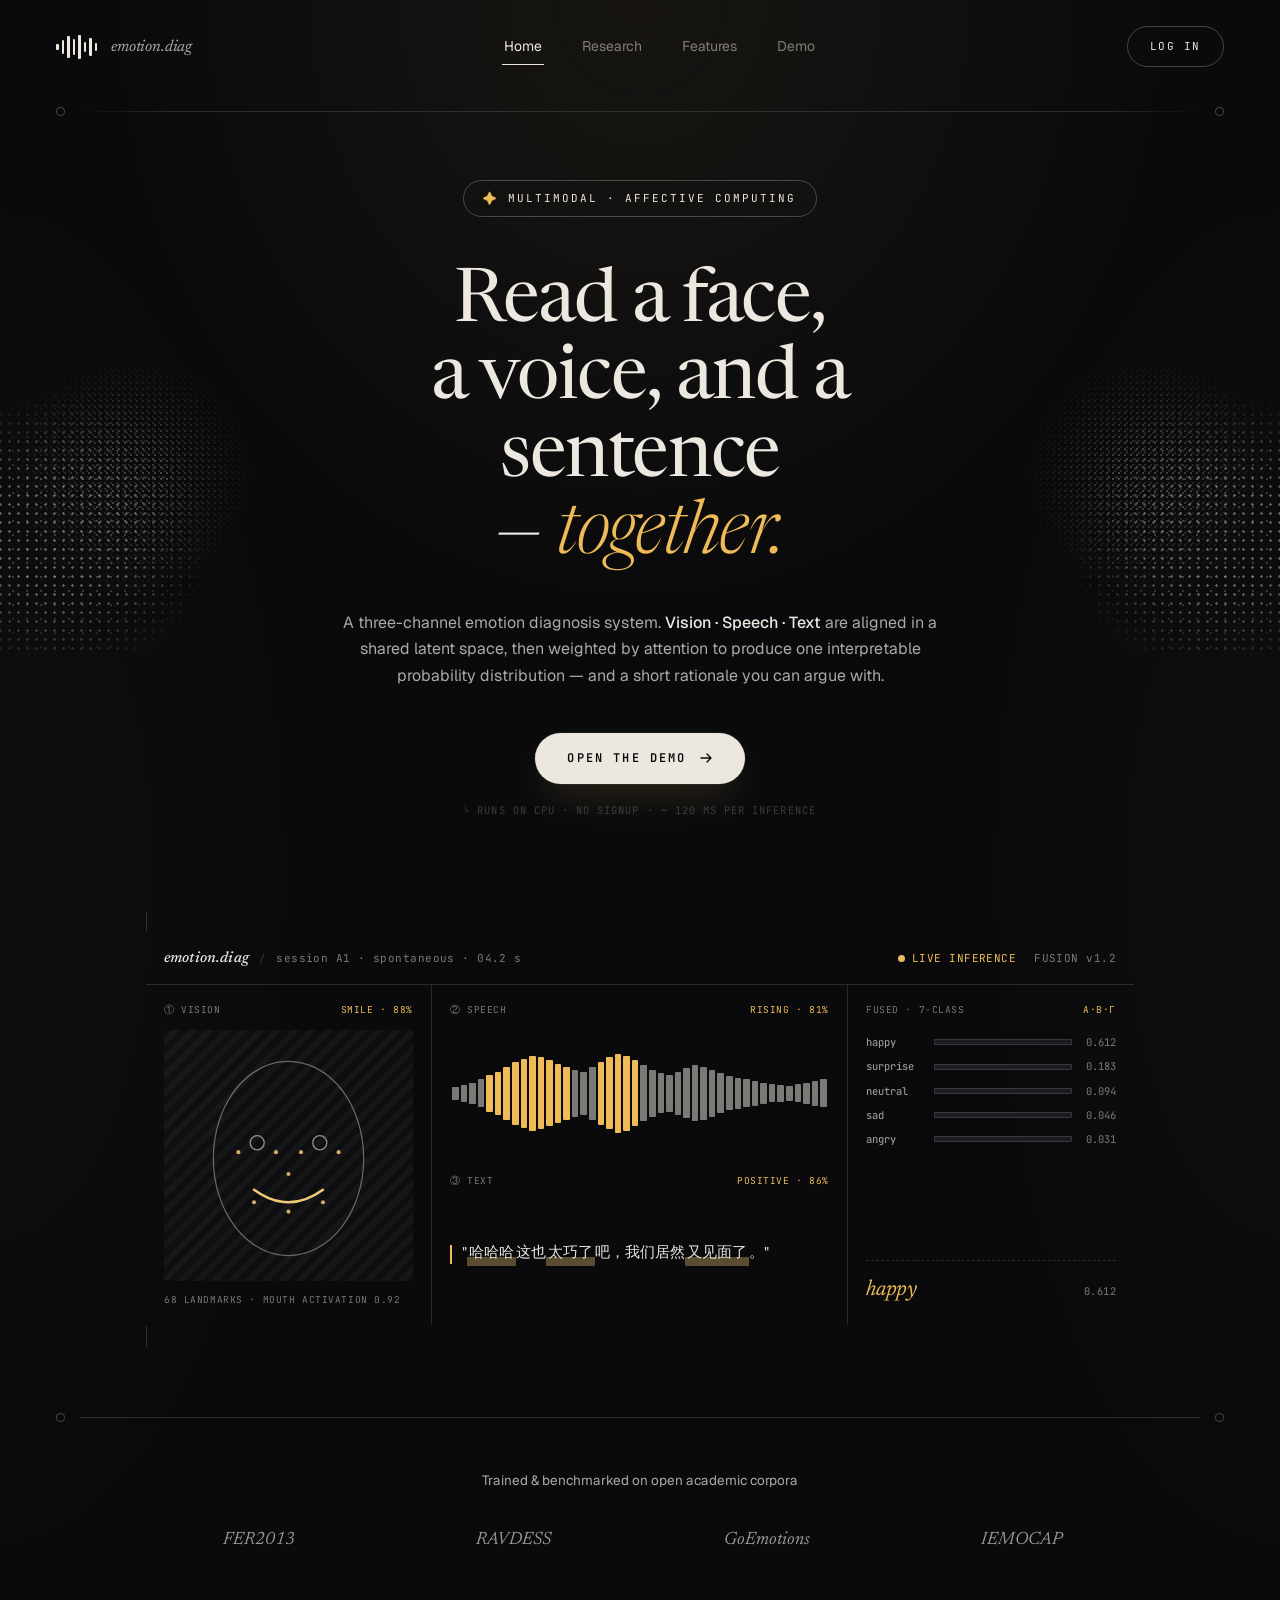
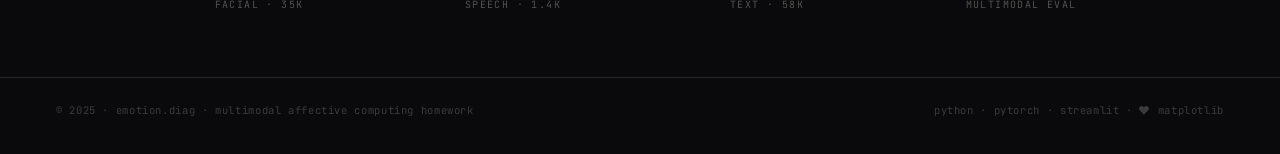
<file: frontend/index.html>
<!DOCTYPE html>
<html lang="zh-CN">
<head>
<meta charset="UTF-8" />
<meta name="viewport" content="width=device-width, initial-scale=1.0" />
<title>emotion.diag · Read what a face, a voice, and a sentence mean — together.</title>
<link rel="preconnect" href="https://fonts.googleapis.com" />
<link rel="preconnect" href="https://fonts.gstatic.com" crossorigin />
<link rel="stylesheet" href="https://fonts.googleapis.com/css2?family=Newsreader:ital,opsz,wght@0,6..72,300;0,6..72,400;0,6..72,500;1,6..72,300;1,6..72,400&family=Geist:wght@300;400;500;600;700&family=JetBrains+Mono:wght@400;500;600&display=swap" />

<style>
:root{
  --bg:#0a0a0c;
  --bg-2:#121316;
  --bg-3:#1a1c20;
  --fg:#ece8df;
  --fg-2:rgba(236,232,223,.72);
  --fg-3:rgba(236,232,223,.5);
  --fg-4:rgba(236,232,223,.22);
  --line:rgba(236,232,223,.14);
  --line-2:rgba(236,232,223,.26);
  --c-joy:oklch(0.82 0.13 82);
  --c-sad:oklch(0.65 0.10 230);
  --c-ang:oklch(0.62 0.16 25);
  --c-sur:oklch(0.78 0.13 165);

  --serif:"Newsreader",ui-serif,Georgia,serif;
  --sans:"Geist",ui-sans-serif,system-ui,-apple-system,sans-serif;
  --mono:"JetBrains Mono",ui-monospace,Menlo,Consolas,monospace;
}

*{box-sizing:border-box;margin:0;padding:0}
html,body{background:var(--bg);color:var(--fg);font-family:var(--sans);
  font-size:15px;line-height:1.55;-webkit-font-smoothing:antialiased;
  font-feature-settings:"ss01"}
body{overflow-x:hidden;min-height:100vh;
  background:
    radial-gradient(60% 50% at 50% 0%, rgba(241,202,118,.06), transparent 70%),
    radial-gradient(35% 60% at 0% 50%, rgba(236,232,223,.018), transparent 70%),
    radial-gradient(35% 60% at 100% 50%, rgba(236,232,223,.018), transparent 70%),
    var(--bg)}
a{color:inherit;text-decoration:none}
button{font:inherit;color:inherit;background:none;border:0;cursor:pointer}
::selection{background:rgba(241,202,118,.32);color:var(--fg)}

/* ─── nav ──────────────────────────────── */
.nav{display:flex;align-items:center;justify-content:space-between;
  padding:26px 56px;position:relative;z-index:10}
@media (max-width:780px){.nav{padding:20px 24px}}
.brand{display:flex;align-items:center;gap:14px}
.brand-mark{display:flex;align-items:center;gap:3px;height:26px}
.brand-mark i{display:block;width:2.5px;background:var(--fg);border-radius:1px}
.brand-name{font-family:var(--serif);font-style:italic;font-weight:400;font-size:16px;
  letter-spacing:-.01em;color:var(--fg-2);position:relative;top:1px}

.navlinks{display:flex;align-items:center;gap:36px;font-family:var(--sans);
  font-size:14px;color:var(--fg-3);font-weight:400}
.navlinks a{position:relative;padding:6px 2px;transition:.15s}
.navlinks a:hover{color:var(--fg)}
.navlinks a.active{color:var(--fg)}
.navlinks a.active::after{content:"";position:absolute;left:0;right:0;bottom:-2px;
  height:1px;background:var(--fg)}
@media (max-width:780px){.navlinks{display:none}}

.login{font-family:var(--mono);font-size:11px;letter-spacing:.14em;
  padding:11px 22px;border:1px solid var(--line-2);border-radius:999px;
  transition:.15s;display:inline-flex;align-items:center;gap:8px;
  white-space:nowrap;flex-shrink:0}
.login:hover{background:var(--fg);color:var(--bg);border-color:var(--fg)}

/* ─── decorative top rule with end-pins ─── */
.rule{display:flex;align-items:center;gap:14px;margin:14px 56px 0;color:var(--line-2)}
.rule .line{flex:1;height:1px;background:linear-gradient(90deg,
  transparent,var(--line) 8%,var(--line) 92%,transparent)}
.rule .pin{width:9px;height:9px;border-radius:50%;border:1px solid var(--line-2);
  background:var(--bg)}
@media (max-width:780px){.rule{margin:14px 24px 0}}

/* ─── hero ────────────────────────────── */
.hero{padding:64px 24px 28px;text-align:center;position:relative}
@media (max-width:780px){.hero{padding:48px 16px 24px}}

.badge{display:inline-flex;align-items:center;gap:10px;
  padding:9px 20px;border:1px solid var(--line-2);border-radius:999px;
  font-family:var(--mono);font-size:11px;letter-spacing:.18em;color:var(--fg);
  margin-bottom:48px;white-space:nowrap}
.badge .glyph{display:inline-flex;align-items:center;justify-content:center;
  width:14px;height:14px;font-size:14px;line-height:1;color:var(--c-joy)}

h1.headline{font-family:var(--serif);font-weight:400;
  font-size:clamp(40px,5.8vw,88px);
  line-height:1.04;letter-spacing:-.02em;color:var(--fg);
  max-width:14ch;margin:0 auto}
h1.headline em{font-style:italic;color:var(--fg);font-weight:300}
h1.headline .stack{display:block}
h1.headline .accent{color:var(--c-joy);font-style:italic;font-weight:300}

.sub{margin:36px auto 0;max-width:54ch;color:var(--fg-2);font-size:16px;line-height:1.65}
.sub b{color:var(--fg);font-weight:500}

.cta{margin-top:44px;display:inline-flex;align-items:center;gap:12px;
  padding:16px 32px;background:var(--fg);color:var(--bg);
  font-family:var(--mono);font-size:12px;letter-spacing:.18em;font-weight:600;
  border-radius:999px;transition:.2s;
  box-shadow:0 0 0 1px rgba(255,255,255,.06),0 18px 40px -10px rgba(241,202,118,.18)}
.cta:hover{background:var(--c-joy);transform:translateY(-1px);
  box-shadow:0 0 0 1px rgba(255,255,255,.06),0 24px 50px -10px rgba(241,202,118,.32)}
.cta svg{transition:transform .2s}
.cta:hover svg{transform:translateX(3px)}

.cta-sub{display:block;margin-top:18px;font-family:var(--mono);font-size:10.5px;
  letter-spacing:.1em;color:var(--fg-4);text-transform:uppercase}

/* ─── decorative stippling (replaces hand-drawn clouds) ─── */
.stipple{position:absolute;pointer-events:none;width:340px;height:300px;
  opacity:.85;mix-blend-mode:screen}
.stipple.left{left:-40px;top:240px}
.stipple.right{right:-40px;top:240px;transform:scaleX(-1)}
@media (max-width:980px){.stipple{display:none}}
.stipple::before,.stipple::after{content:"";position:absolute;inset:0;
  background-image:
    radial-gradient(rgba(236,232,223,.45) 1px, transparent 1.5px),
    radial-gradient(rgba(236,232,223,.25) 1px, transparent 1.5px);
  background-size: 9px 9px, 14px 14px;
  background-position: 0 0, 4px 4px;
  mask-image:radial-gradient(60% 65% at 30% 60%, #000 30%, transparent 75%);
  -webkit-mask-image:radial-gradient(60% 65% at 30% 60%, #000 30%, transparent 75%)}
.stipple::after{background-size: 6px 6px;
  mask-image:radial-gradient(45% 50% at 50% 40%, #000 20%, transparent 80%);
  -webkit-mask-image:radial-gradient(45% 50% at 50% 40%, #000 20%, transparent 80%);
  opacity:.6}

/* ─── product preview ────────────────────── */
.preview-wrap{position:relative;max-width:1100px;margin:64px auto 0;padding:0 56px}
@media (max-width:780px){.preview-wrap{padding:0 16px;margin-top:40px}}

.preview{background:var(--bg-2);border:1px solid var(--line);border-radius:8px;
  overflow:hidden;box-shadow:0 50px 100px -30px rgba(0,0,0,.6),
  0 0 0 1px rgba(255,255,255,.02) inset}

.pv-bar{display:flex;align-items:center;justify-content:space-between;
  padding:14px 18px;border-bottom:1px solid var(--line);gap:18px;
  font-family:var(--mono);font-size:11px;color:var(--fg-3);letter-spacing:.04em;
  white-space:nowrap;overflow:hidden}
.pv-bar .l{display:flex;align-items:center;gap:10px;min-width:0;overflow:hidden;
  text-overflow:ellipsis}
.pv-bar .l b{color:var(--fg);font-weight:500;letter-spacing:.01em;font-family:var(--serif);
  font-style:italic;font-size:15px}
.pv-bar .l .sep{opacity:.4}
.pv-bar .r{display:flex;align-items:center;gap:18px;flex-shrink:0}
.pv-bar .live{display:inline-flex;align-items:center;gap:7px;color:var(--c-joy)}
.pv-bar .live .pulse{width:7px;height:7px;border-radius:50%;background:var(--c-joy);
  box-shadow:0 0 0 0 rgba(241,202,118,.5);animation:pulse 1.8s ease-out infinite}
@keyframes pulse{
  0%{box-shadow:0 0 0 0 rgba(241,202,118,.55)}
  70%{box-shadow:0 0 0 8px rgba(241,202,118,0)}
  100%{box-shadow:0 0 0 0 rgba(241,202,118,0)}
}

.pv-body{display:grid;grid-template-columns:1.1fr 1.6fr 1.1fr;min-height:340px}
@media (max-width:880px){.pv-body{grid-template-columns:1fr}}
.pv-cell{padding:18px;border-right:1px solid var(--line);display:flex;
  flex-direction:column;gap:12px}
.pv-cell:last-child{border-right:0}
@media (max-width:880px){.pv-cell{border-right:0;border-bottom:1px solid var(--line)}
  .pv-cell:last-child{border-bottom:0}}

.pv-head{display:flex;justify-content:space-between;align-items:center;gap:8px;
  font-family:var(--mono);font-size:9.5px;letter-spacing:.06em;
  text-transform:uppercase;color:var(--fg-3);white-space:nowrap}
.pv-head>span{flex-shrink:0}
.pv-head .ok{font-feature-settings:"tnum"}
.pv-head .ok{color:var(--c-joy)}

/* face mini */
.pv-face{flex:1;border-radius:3px;
  background:repeating-linear-gradient(135deg,
    rgba(255,255,255,.02) 0 6px, rgba(255,255,255,.05) 6px 12px);
  position:relative;min-height:160px;overflow:hidden}
.pv-face svg{position:absolute;inset:0;width:100%;height:100%}
.pv-face .lm{position:absolute;width:4px;height:4px;border-radius:50%;
  background:var(--c-joy);box-shadow:0 0 6px rgba(241,202,118,.5)}

/* wave mini */
.pv-wave{flex:1;display:flex;align-items:center;gap:2px;padding:10px 2px;min-height:120px}
.pv-wave i{display:block;width:3px;background:var(--fg-3);border-radius:1px;flex:1}
.pv-wave i.hi{background:var(--c-joy)}

/* result mini */
.pv-bars{flex:1;display:flex;flex-direction:column;gap:8px;padding-top:4px;
  font-family:var(--mono);font-size:10.5px}
.pv-bars .br{display:grid;grid-template-columns:60px 1fr 36px;gap:8px;align-items:center}
.pv-bars .br .lb{color:var(--fg-2)}
.pv-bars .br .tk{height:6px;background:var(--bg-3);border-radius:1px;overflow:hidden;
  position:relative;border:1px solid var(--line)}
.pv-bars .br .fl{height:100%;background:var(--c-joy);
  animation:grow 1.6s cubic-bezier(.2,.7,.2,1) both}
.pv-bars .br.b2 .fl{background:var(--c-sur);width:18%;animation-delay:.05s}
.pv-bars .br.b3 .fl{background:var(--fg-3);width:9%;animation-delay:.1s}
.pv-bars .br.b4 .fl{background:var(--c-sad);width:5%;animation-delay:.15s}
.pv-bars .br.b5 .fl{background:var(--c-ang);width:3%;animation-delay:.2s}
.pv-bars .br .vl{color:var(--fg-3);text-align:right;font-variant-numeric:tabular-nums}
.pv-bars .br.b1 .fl{width:61%}
@keyframes grow{from{width:0 !important}}

.pv-verdict{margin-top:6px;padding-top:12px;border-top:1px dashed var(--line);
  font-family:var(--serif);font-style:italic;font-size:22px;letter-spacing:-.01em;
  color:var(--c-joy);display:flex;align-items:baseline;justify-content:space-between;
  gap:10px;white-space:nowrap}
.pv-verdict .pct{font-family:var(--mono);font-size:10.5px;color:var(--fg-3);
  font-style:normal;letter-spacing:.04em;white-space:nowrap;flex-shrink:0}

.pv-text-input{flex:1;font-family:var(--serif);font-weight:400;font-size:14.5px;
  line-height:1.55;color:var(--fg);display:flex;align-items:center}
.pv-text-input .q{position:relative;padding-left:12px;word-break:keep-all;
  overflow-wrap:break-word;hanging-punctuation:first last}
.pv-text-input .q::before{content:"";position:absolute;left:0;top:2px;bottom:2px;
  width:2px;background:var(--c-joy)}
.pv-text-input mark{background:linear-gradient(180deg,transparent 60%,rgba(241,202,118,.35) 60%);
  color:inherit;padding:0 2px;border-radius:1px;white-space:nowrap;display:inline-block}

/* bottom rule + footer ────────────────── */
.rule-b{display:flex;align-items:center;gap:14px;margin:64px 56px 0;color:var(--line-2)}
.rule-b .line{flex:1;height:1px;background:var(--line)}
.rule-b .pin{width:9px;height:9px;border-radius:50%;border:1px solid var(--line-2);
  background:var(--bg)}
@media (max-width:780px){.rule-b{margin:48px 24px 0}}

.trust{padding:48px 56px 64px;text-align:center}
@media (max-width:780px){.trust{padding:40px 24px 56px}}
.trust .lbl{font-family:var(--sans);font-size:13.5px;color:var(--fg-2);margin-bottom:36px}
.trust-row{display:grid;grid-template-columns:repeat(4,1fr);gap:36px;align-items:center;
  max-width:980px;margin:0 auto}
@media (max-width:880px){.trust-row{grid-template-columns:repeat(2,1fr);gap:32px}}
.trust-item{display:flex;flex-direction:column;align-items:center;gap:6px;opacity:.65;
  transition:.2s}
.trust-item:hover{opacity:1}
.trust-item .nm{font-family:var(--serif);font-style:italic;font-size:18px;color:var(--fg)}
.trust-item .sub{font-family:var(--mono);font-size:10px;letter-spacing:.14em;
  color:var(--fg-3);text-transform:uppercase;white-space:nowrap}

/* foot ─────────────────────────────────── */
.foot{padding:24px 56px 36px;display:flex;justify-content:space-between;
  font-family:var(--mono);font-size:10.5px;color:var(--fg-4);letter-spacing:.06em;
  border-top:1px solid var(--line);margin:0 0 0 0;flex-wrap:wrap;gap:10px}
@media (max-width:780px){.foot{padding:20px 24px 28px}}

/* hover effect for primary CTA arrow on load entrance */
.fade-up{opacity:0;transform:translateY(12px);animation:fu .9s cubic-bezier(.2,.7,.2,1) forwards}
.fade-up.d1{animation-delay:.06s}.fade-up.d2{animation-delay:.14s}
.fade-up.d3{animation-delay:.22s}.fade-up.d4{animation-delay:.32s}
.fade-up.d5{animation-delay:.5s}
@keyframes fu{to{opacity:1;transform:none}}

</style>
</head>
<body>

<!-- ─── nav ─── -->
<nav class="nav">
  <a href="index.html" class="brand">
    <span class="brand-mark" aria-hidden="true">
      <i style="height:6px"></i><i style="height:14px"></i><i style="height:22px"></i>
      <i style="height:16px"></i><i style="height:24px"></i><i style="height:10px"></i>
      <i style="height:18px"></i><i style="height:8px"></i>
    </span>
    <span class="brand-name">emotion.diag</span>
  </a>
  <div class="navlinks">
    <a class="active" href="index.html">Home</a>
    <a href="#research">Research</a>
    <a href="#features">Features</a>
    <a href="app.html">Demo</a>
  </div>
  <a class="login" href="app.html">LOG IN</a>
</nav>

<div class="rule">
  <span class="pin"></span>
  <span class="line"></span>
  <span class="pin"></span>
</div>

<!-- ─── hero ─── -->
<section class="hero">
  <span class="stipple left" aria-hidden="true"></span>
  <span class="stipple right" aria-hidden="true"></span>

  <span class="badge fade-up">
    <span class="glyph">✦</span>
    MULTIMODAL · AFFECTIVE COMPUTING
  </span>

  <h1 class="headline">
    <span class="stack fade-up d1">Read a face,</span>
    <span class="stack fade-up d2">a voice, and a sentence</span>
    <span class="stack fade-up d3"><em>—</em> <span class="accent">together.</span></span>
  </h1>

  <p class="sub fade-up d4">
    A three-channel emotion diagnosis system. <b>Vision · Speech · Text</b> are
    aligned in a shared latent space, then weighted by attention to produce one
    interpretable probability distribution — and a short rationale you can argue with.
  </p>

  <div class="fade-up d5">
    <a class="cta" href="app.html">
      OPEN THE DEMO
      <svg width="14" height="14" viewBox="0 0 14 14" fill="none">
        <path d="M2 7h10M8 3l4 4-4 4" stroke="currentColor" stroke-width="1.4" stroke-linecap="round" stroke-linejoin="round"/>
      </svg>
    </a>
    <span class="cta-sub">↳ runs on cpu · no signup · ~ 120 ms per inference</span>
  </div>
</section>

<!-- ─── product preview card ─── -->
<div class="preview-wrap fade-up d5">
  <a href="app.html" class="preview" id="features">
    <div class="pv-bar">
      <div class="l">
        <b>emotion.diag</b>
        <span class="sep">/</span>
        <span>session A1 · spontaneous · 04.2 s</span>
      </div>
      <div class="r">
        <span class="live"><span class="pulse"></span>LIVE INFERENCE</span>
        <span>FUSION v1.2</span>
      </div>
    </div>

    <div class="pv-body">
      <!-- vision -->
      <div class="pv-cell">
        <div class="pv-head"><span>① VISION</span><span class="ok">SMILE · 88%</span></div>
        <div class="pv-face">
          <svg viewBox="0 0 200 160" preserveAspectRatio="xMidYMid slice">
            <ellipse cx="100" cy="82" rx="48" ry="62" fill="none"
              stroke="rgba(236,232,223,.4)" stroke-width="0.8"/>
            <circle cx="80" cy="72" r="4.5" fill="none" stroke="rgba(236,232,223,.6)" stroke-width="0.8"/>
            <circle cx="120" cy="72" r="4.5" fill="none" stroke="rgba(236,232,223,.6)" stroke-width="0.8"/>
            <path d="M78 102 Q100 118 122 102" fill="none"
              stroke="rgb(241,202,118)" stroke-width="1.6" stroke-linecap="round"/>
            <g fill="rgba(241,202,118,.85)">
              <circle cx="68" cy="78" r="1.3"/><circle cx="92" cy="78" r="1.3"/>
              <circle cx="108" cy="78" r="1.3"/><circle cx="132" cy="78" r="1.3"/>
              <circle cx="100" cy="92" r="1.3"/>
              <circle cx="78" cy="110" r="1.3"/><circle cx="100" cy="116" r="1.3"/>
              <circle cx="122" cy="110" r="1.3"/>
            </g>
          </svg>
        </div>
        <div style="font-family:var(--mono);font-size:9.5px;color:var(--fg-3);letter-spacing:.06em">
          68 LANDMARKS · MOUTH ACTIVATION 0.92
        </div>
      </div>

      <!-- speech + text stacked -->
      <div class="pv-cell">
        <div class="pv-head"><span>② SPEECH</span><span class="ok">RISING · 81%</span></div>
        <div class="pv-wave" id="pv-wave"></div>
        <div class="pv-head" style="margin-top:6px"><span>③ TEXT</span><span class="ok">POSITIVE · 86%</span></div>
        <div class="pv-text-input">
          <div class="q">"<mark>哈哈哈</mark>这也<mark>太巧了</mark>吧，我们居然<mark>又见面了</mark>。"</div>
        </div>
      </div>

      <!-- fused result -->
      <div class="pv-cell">
        <div class="pv-head"><span>FUSED · 7-CLASS</span><span class="ok">α·β·γ</span></div>
        <div class="pv-bars">
          <div class="br b1"><span class="lb">happy</span><span class="tk"><span class="fl"></span></span><span class="vl">0.612</span></div>
          <div class="br b2"><span class="lb">surprise</span><span class="tk"><span class="fl"></span></span><span class="vl">0.183</span></div>
          <div class="br b3"><span class="lb">neutral</span><span class="tk"><span class="fl"></span></span><span class="vl">0.094</span></div>
          <div class="br b4"><span class="lb">sad</span><span class="tk"><span class="fl"></span></span><span class="vl">0.046</span></div>
          <div class="br b5"><span class="lb">angry</span><span class="tk"><span class="fl"></span></span><span class="vl">0.031</span></div>
        </div>
        <div class="pv-verdict">
          happy<span class="pct">0.612</span>
        </div>
      </div>
    </div>
  </a>
</div>

<!-- ─── trusted strip ─── -->
<div class="rule-b">
  <span class="pin"></span>
  <span class="line"></span>
  <span class="pin"></span>
</div>

<div class="trust" id="research">
  <div class="lbl">Trained &amp; benchmarked on open academic corpora</div>
  <div class="trust-row">
    <div class="trust-item">
      <div class="nm">FER2013</div>
      <div class="sub">facial · 35k</div>
    </div>
    <div class="trust-item">
      <div class="nm">RAVDESS</div>
      <div class="sub">speech · 1.4k</div>
    </div>
    <div class="trust-item">
      <div class="nm">GoEmotions</div>
      <div class="sub">text · 58k</div>
    </div>
    <div class="trust-item">
      <div class="nm">IEMOCAP</div>
      <div class="sub">multimodal eval</div>
    </div>
  </div>
</div>

<footer class="foot">
  <span>© 2025 · emotion.diag · multimodal affective computing homework</span>
  <span>python · pytorch · streamlit · ❤︎ matplotlib</span>
</footer>

<script>
// build the wave bars deterministically
(function(){
  const wave = document.getElementById('pv-wave');
  if(!wave) return;
  const heights = [3,5,8,12,18,22,28,34,38,42,40,36,32,28,24,22,28,34,40,44,42,36,30,24,20,18,22,26,30,28,24,20,16,14,12,10,8,6,5,4,6,8,10,12];
  const hi = new Set([4,5,6,7,8,9,10,11,12,13,17,18,19,20,21]);
  heights.forEach((h, i) => {
    const b = document.createElement('i');
    b.style.height = (8 + h * 1.5) + '%';
    if (hi.has(i)) b.className = 'hi';
    wave.appendChild(b);
  });
})();
</script>
</body>
</html>
</file>
